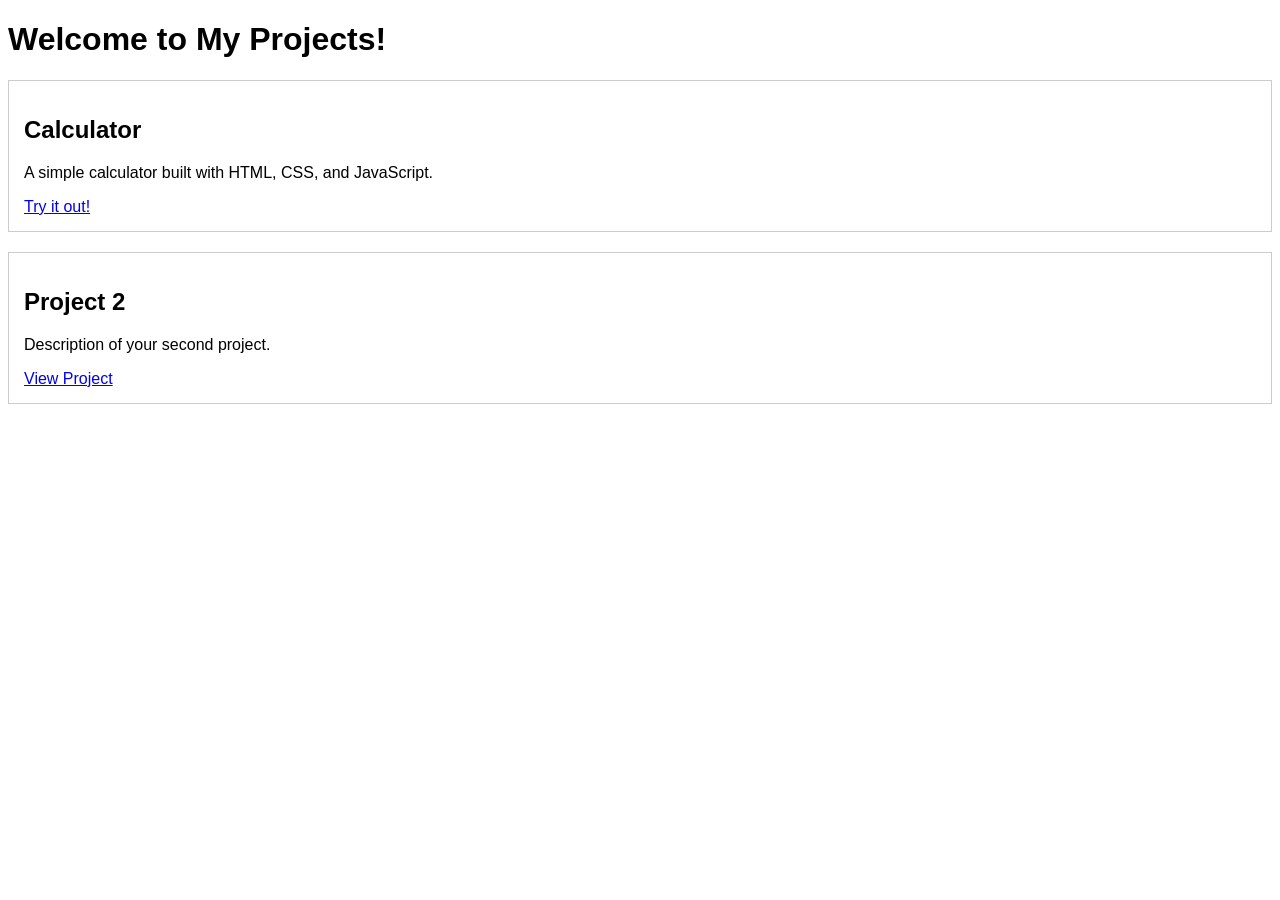
<file: Index.html>
<!DOCTYPE html>
<html>
<head>
    <title>My Project Showcase</title>
    <style>
        body { font-family: sans-serif; }
        .project {
            border: 1px solid #ccc;
            padding: 15px;
            margin-bottom: 20px;
        }
    </style>
</head>
<body>

    <h1>Welcome to My Projects!</h1>

    <div class="project">
        <h2>Calculator</h2>
        <p>A simple calculator built with HTML, CSS, and JavaScript.</p>
        <a href="projects/Calc.html">Try it out!</a>
    </div>

    <div class="project">
        <h2>Project 2</h2>
        <p>Description of your second project.</p>
        <a href="projects/project2.html">View Project</a>
    </div>

    </body>
</html>
</file>
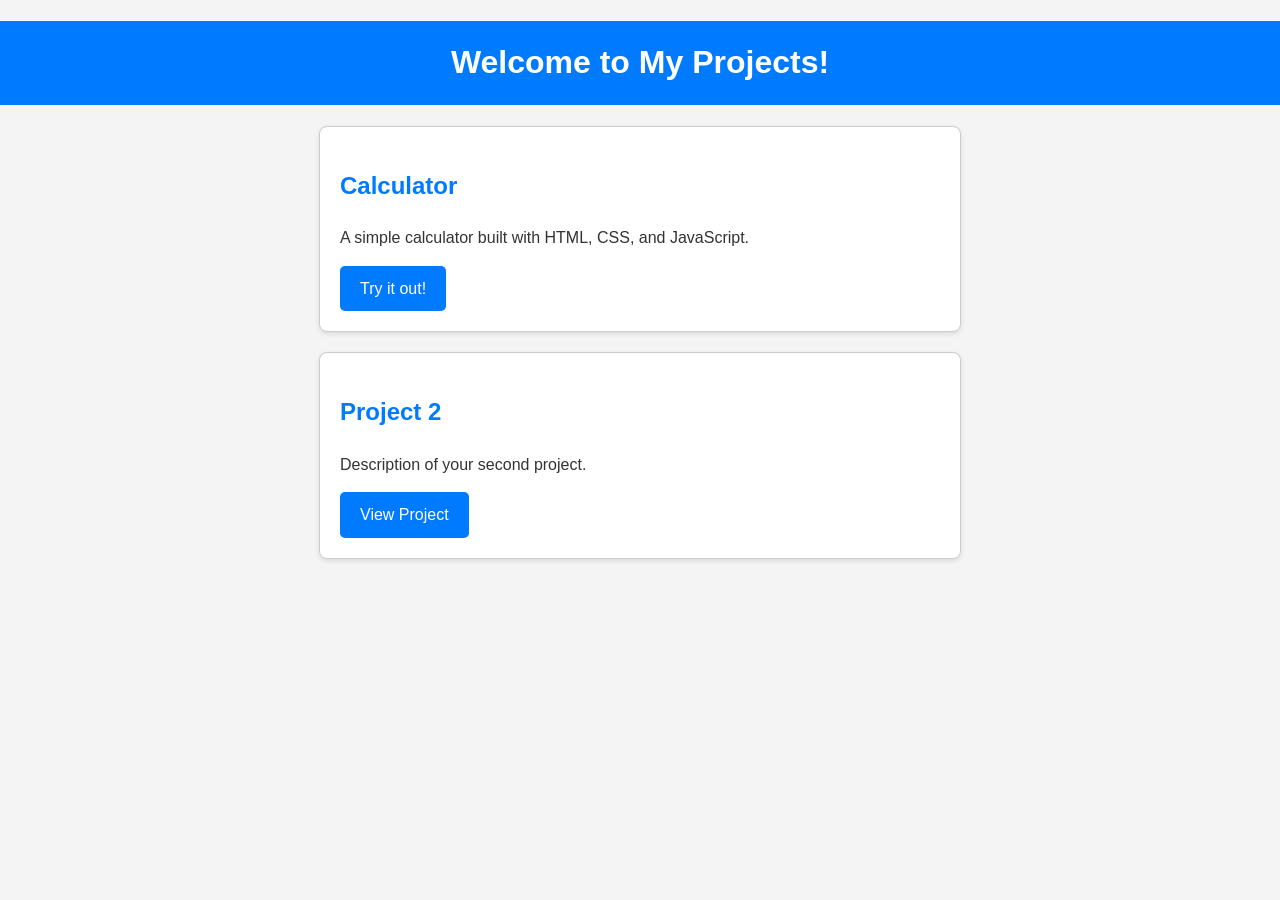
<file: index.html>
<!DOCTYPE html>
<html>
<head>
    <title>My Project Showcase</title>
    <style>
        body { font-family: sans-serif; }
        .project {
            border: 1px solid #ccc;
            padding: 15px;
            margin-bottom: 20px;
        }
    </style>
    <link rel="stylesheet" href="style.css">
</head>
<body>

    <h1>Welcome to My Projects!</h1>

    <div class="project">
        <h2>Calculator</h2>
        <p>A simple calculator built with HTML, CSS, and JavaScript.</p>
        <a href="Clac.html">Try it out!</a>
    </div>

    <div class="project">
        <h2>Project 2</h2>
        <p>Description of your second project.</p>
        <a href="projects/project2.html">View Project</a>
    </div>

    </body>
</html>
</file>
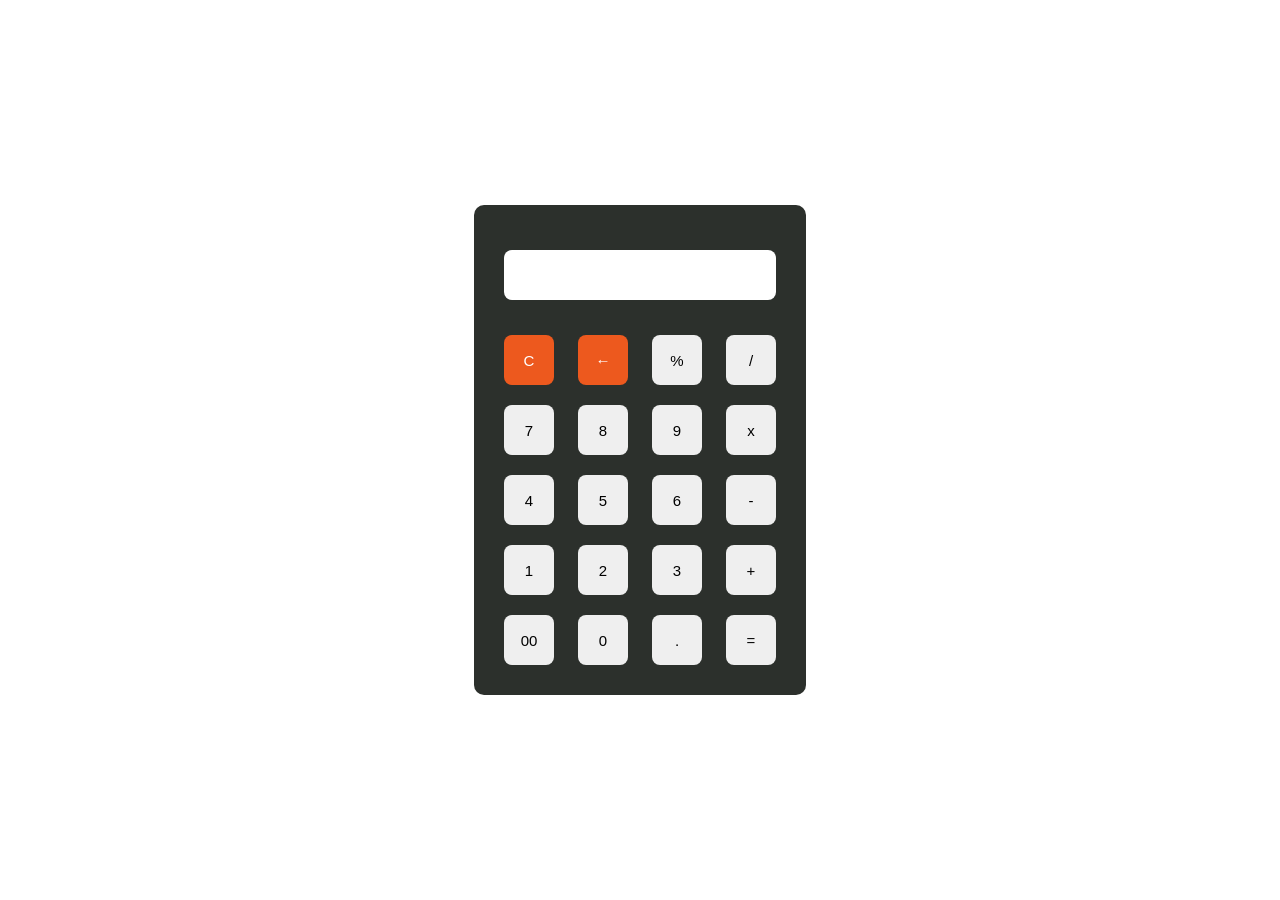
<file: Clac.html>
<!DOCTYPE html>
<html lang="en">
<head>
   <title>Calculator</title>
   <link rel="stylesheet" href="Calstyle.css">
</head>
<body>
   <div id="calc">
      <div id="content">
         <form>
            <div id="output">
               <input type="text" id='res'>
            </div>
            <div class="btn">
               <input type="button" value='C' onclick="Clear()" id="clear">
               <input type="button" value='←' onclick="Back()" id="backspace">
               <input type="button" value='%' onclick="Solve('%')">
               <input type="button" value='/' onclick="Solve('/')">
               <br>
               <input type="button" value='7' onclick="Solve('7')">
               <input type="button" value='8' onclick="Solve('8')">
               <input type="button" value='9' onclick="Solve('9')">
               <input type="button" value='x' onclick="Solve('*')">
               <br>
               <input type="button" value='4' onclick="Solve('4')">
               <input type="button" value='5' onclick="Solve('5')">
               <input type="button" value='6' onclick="Solve('6')">
               <input type="button" value='-' onclick="Solve('-')">
               <br>
               <input type="button" value='1' onclick="Solve('1')">
               <input type="button" value='2' onclick="Solve('2')">
               <input type="button" value='3' onclick="Solve('3')">
               <input type="button" value='+' onclick="Solve('+')">
               <br>
               <input type="button" value='00' onclick="Solve('00')">
               <input type="button" value='0' onclick="Solve('0')">
               <input type="button" value='.' onclick="Solve('.')">
               <input type="button" value='=' onclick="Result()">
            </div>
         </form>
      </div>
   </div>
   <script src='Calindex.js'></script>
</body>
</html>
</file>
<file: style.css>
body {
    font-family: 'Segoe UI', Tahoma, Geneva, Verdana, sans-serif; /* Modern & readable font */
    background-color: #f4f4f4; /* Light background for contrast */
    color: #333; /* Dark text for readability */
    line-height: 1.6; /* Improved line spacing */
    margin: 0; /* Remove default body margins */
}

h1 {
    text-align: center;
    background-color: #007bff; /* Eye-catching blue header */
    color: white;
    padding: 1rem;
}

.project {
    background-color: white;
    border-radius: 8px; /* Rounded corners */
    box-shadow: 0 2px 5px rgba(0, 0, 0, 0.1); /* Subtle shadow */
    padding: 20px;
    margin: 20px auto; /* Center projects */
    max-width: 600px; /* Limit width for better readability */
}

.project h2 {
    color: #007bff; /* Blue heading to match the main title */
}

.project p {
    margin-bottom: 15px;
}

.project a {
    display: inline-block;
    background-color: #007bff;
    color: white;
    padding: 10px 20px;
    text-decoration: none;
    border-radius: 5px;
    transition: background-color 0.3s; /* Smooth color change on hover */
}

.project a:hover {
    background-color: #0056b3; /* Darker blue on hover */
}
</file>
<file: Calstyle.css>
* {
    margin: 0;
    padding: 0;
    box-sizing: border-box;
}
#calc {
    width: 100%;
    height: 100vh;
    display: flex;
    justify-content: center;
    align-items: center;
}
#content {
    background: #2c302c;
    padding: 20px;
    border-radius: 10px;

}
#content form input {
    border: 0;
    outline: 0;
    width: 50px;
    height: 50px;
    border-radius: 8px;
    font-size: 15px;
    margin: 10px;
    cursor: pointer;
}
#backspace {
    background-color: rgb(237, 89, 30);
    color: white;
}
#res {
    padding: 10px;
}
#clear {
    background-color: rgb(237, 89, 30);
    color: white;
}
form #output {
    display: flex;
    justify-content: flex-end;
    margin: 15px 0;
}
form #output input {
    text-align: right;
    flex: 1;
    font-size: 25px;
}
</file>
